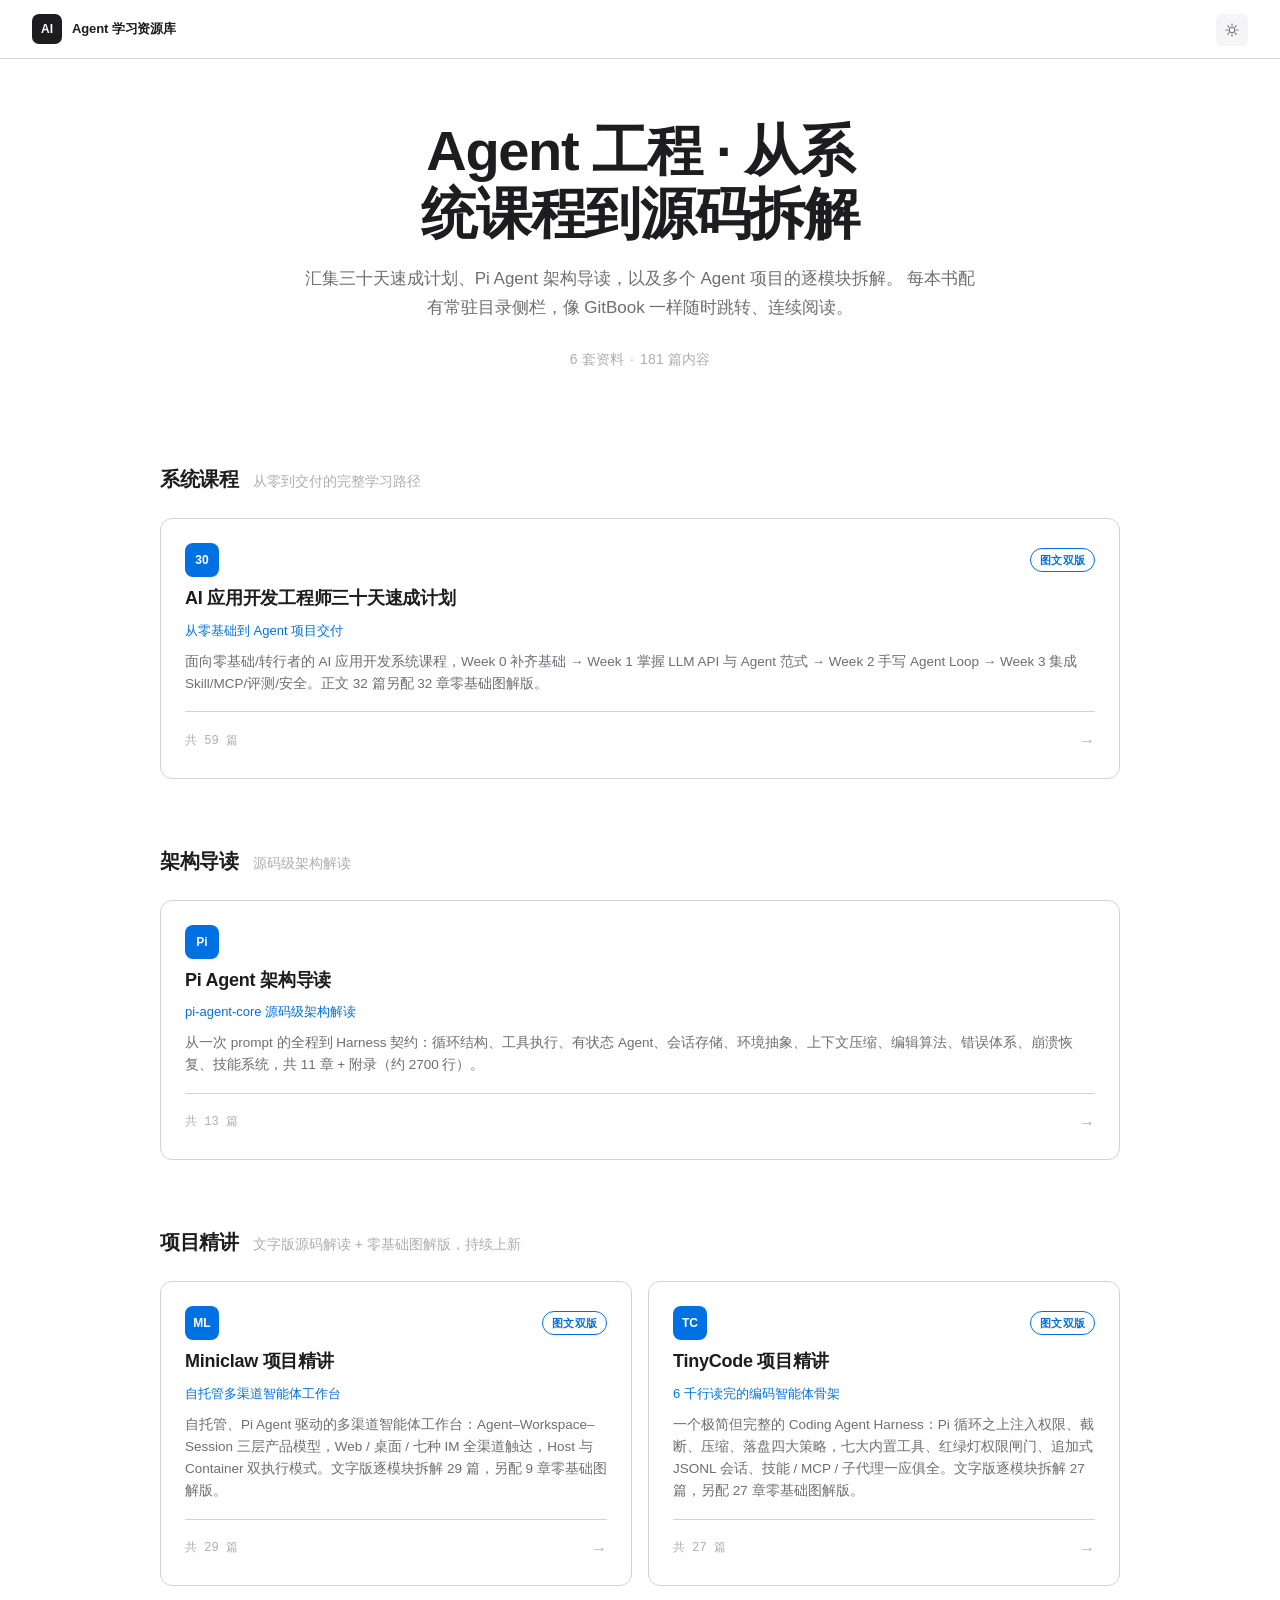
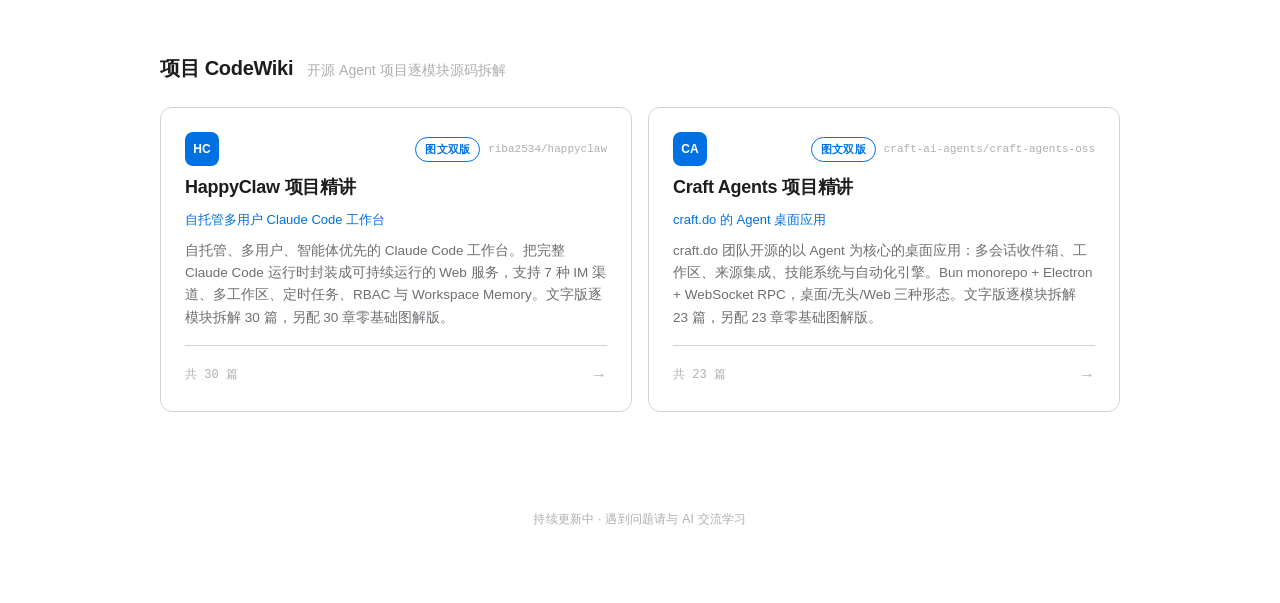
<file: index.html>
<!doctype html>
<html lang="zh-CN">
  <head>
    <meta charset="UTF-8" />
    <meta name="viewport" content="width=device-width, initial-scale=1.0" />
    <meta name="theme-color" content="#ffffff" />
    <title>Agent 学习资源库 · 在线阅读</title>
    <meta
      name="description"
      content="Agent 学习资源库：三十天速成计划、Pi Agent 架构导读，以及 Miniclaw / TinyCode / HappyClaw / Craft Agents 四个 Agent 项目的文字版精讲与零基础图解版，GitBook 式连续阅读。"
    />
    <script>
      (() => {
        let theme;
        try {
          const saved = localStorage.getItem("paid-docs-theme");
          if (saved === "light" || saved === "dark") theme = saved;
        } catch {}
        theme ??= matchMedia("(prefers-color-scheme: dark)").matches
          ? "dark"
          : "light";
        document.documentElement.dataset.theme = theme;
        document.documentElement.style.colorScheme = theme;
        document
          .querySelector('meta[name="theme-color"]')
          .setAttribute("content", theme === "dark" ? "#000000" : "#ffffff");
      })();
    </script>
    <script type="module" crossorigin src="./assets/index-D7nP3xNn.js"></script>
    <link rel="stylesheet" crossorigin href="./assets/index-DMjpeEGO.css">
  </head>
  <body>
    <div id="app"></div>
  </body>
</html>
</file>
<file: assets/index-DMjpeEGO.css>
.hub[data-v-bd93a04b]{position:relative;display:flex;flex-direction:column;align-items:center;padding:120px 24px 72px;max-width:1080px;margin:0 auto}.hero[data-v-bd93a04b]{text-align:center;max-width:680px}.title[data-v-bd93a04b]{font-family:var(--sans);font-size:clamp(34px,5.6vw,56px);font-weight:700;line-height:1.12;letter-spacing:-.024em;text-wrap:balance}.lede[data-v-bd93a04b]{margin-top:20px;font-size:17px;color:var(--ink-soft);line-height:1.7;text-wrap:pretty}.meta[data-v-bd93a04b]{margin-top:24px;font-size:14px;color:var(--ink-faint);letter-spacing:.01em}.meta-dot[data-v-bd93a04b]{margin:0 6px}.sections[data-v-bd93a04b]{margin-top:88px;display:flex;flex-direction:column;gap:64px;width:min(960px,100%)}.cat-head[data-v-bd93a04b]{display:flex;align-items:baseline;gap:14px;margin-bottom:20px}.cat-label[data-v-bd93a04b]{font-size:20px;font-weight:600;letter-spacing:-.015em;color:var(--ink)}.cat-hint[data-v-bd93a04b]{font-size:14px;color:var(--ink-faint)}.cat-grid[data-v-bd93a04b]{display:grid;gap:16px}.grid-1[data-v-bd93a04b]{grid-template-columns:1fr}.grid-2[data-v-bd93a04b]{grid-template-columns:repeat(2,minmax(0,1fr))}.card-side[data-v-bd93a04b]{display:flex;align-items:center;gap:8px;min-width:0}.card-badge[data-v-bd93a04b]{flex:none;font-size:11px;font-weight:600;color:var(--accent);border:1px solid var(--accent);border-radius:999px;padding:1px 9px;letter-spacing:.02em}@media(max-width:760px){.grid-2[data-v-bd93a04b],.grid-3[data-v-bd93a04b]{grid-template-columns:1fr}}.book-card[data-v-bd93a04b]{display:flex;flex-direction:column;gap:8px;padding:24px 24px 22px;border-radius:12px;background:var(--surface-card);border:1px solid var(--line);transition:border-color .2s,transform .2s,box-shadow .2s}.book-card[data-v-bd93a04b]:hover{border-color:var(--control-muted);transform:translateY(-2px);box-shadow:0 4px 20px var(--shadow)}.card-top[data-v-bd93a04b]{display:flex;align-items:center;justify-content:space-between;gap:10px;margin-bottom:2px}.card-mark[data-v-bd93a04b]{flex:none;display:grid;place-items:center;min-width:34px;height:34px;padding:0 6px;border-radius:8px;background:var(--accent);color:#fff;font-size:12px;font-weight:600;letter-spacing:.01em}.card-repo[data-v-bd93a04b]{font-size:11px;font-family:var(--mono);color:var(--ink-faint);overflow:hidden;text-overflow:ellipsis;white-space:nowrap}.card-title[data-v-bd93a04b]{font-size:18px;font-weight:600;line-height:1.3;letter-spacing:-.014em}.card-sub[data-v-bd93a04b]{font-size:13px;color:var(--accent);font-weight:500}.card-desc[data-v-bd93a04b]{font-size:13.5px;color:var(--ink-soft);line-height:1.65;text-wrap:pretty;display:-webkit-box;-webkit-line-clamp:4;-webkit-box-orient:vertical;overflow:hidden}.grid-1 .card-desc[data-v-bd93a04b]{-webkit-line-clamp:3}.card-bottom[data-v-bd93a04b]{display:flex;align-items:center;justify-content:space-between;margin-top:8px;padding-top:14px;border-top:1px solid var(--line)}.card-count[data-v-bd93a04b]{font-size:12px;color:var(--ink-faint);font-family:var(--mono);transition:color .2s}.card-arrow[data-v-bd93a04b]{color:var(--ink-faint);transition:transform .2s,color .2s}.book-card:hover .card-count[data-v-bd93a04b]{color:var(--accent)}.book-card:hover .card-arrow[data-v-bd93a04b]{transform:translate(3px);color:var(--accent)}.colophon[data-v-bd93a04b]{margin-top:96px;font-size:12px;color:var(--ink-faint);letter-spacing:.02em}@media(max-width:760px){.grid-3[data-v-bd93a04b]{grid-template-columns:1fr}}.book-shell[data-v-deb42cb4]{min-height:100vh}.sidebar[data-v-deb42cb4]{position:fixed;top:52px;left:0;bottom:0;z-index:40;width:280px;display:flex;flex-direction:column;background:var(--paper);border-right:1px solid var(--line);overflow-y:auto;scrollbar-width:thin;scrollbar-color:var(--line) transparent}.sidebar[data-v-deb42cb4]::-webkit-scrollbar{width:5px}.sidebar[data-v-deb42cb4]::-webkit-scrollbar-thumb{background:var(--line);border-radius:3px}.sidebar-home[data-v-deb42cb4]{display:flex;align-items:center;gap:4px;padding:16px 20px 4px;font-size:12px;letter-spacing:-.01em;color:var(--ink-faint);transition:color .15s}.sidebar-home[data-v-deb42cb4]:hover{color:var(--accent)}.sidebar-home-chevron[data-v-deb42cb4]{font-size:16px;line-height:1;margin-top:-1px}.sidebar-book[data-v-deb42cb4]{display:flex;flex-direction:column;gap:2px;padding:4px 20px 16px;border-bottom:1px solid var(--line)}.sidebar-book-title[data-v-deb42cb4]{font-size:14px;font-weight:600;color:var(--ink);line-height:1.35;letter-spacing:-.012em}.sidebar-book-sub[data-v-deb42cb4]{font-size:11.5px;color:var(--ink-faint)}.sidebar-nav[data-v-deb42cb4]{padding:10px 12px 64px;display:flex;flex-direction:column;gap:1px}.nav-section[data-v-deb42cb4]{margin:16px 8px 4px;font-size:10.5px;letter-spacing:.18em;text-transform:uppercase;color:var(--ink-faint);font-weight:600}.nav-section[data-v-deb42cb4]:first-child{margin-top:4px}.nav-group.active .group-label[data-v-deb42cb4]{color:var(--ink)}.group-label[data-v-deb42cb4]{display:flex;align-items:center;gap:7px;width:100%;padding:7px 8px;border:none;background:none;border-radius:7px;font-family:inherit;font-size:12.5px;font-weight:600;color:var(--ink-soft);text-align:left;cursor:pointer;transition:background .15s,color .15s}.group-label[data-v-deb42cb4]:hover{background:var(--surface)}.group-label.clickable[data-v-deb42cb4]:hover{color:var(--accent)}.group-label:hover .group-text[data-v-deb42cb4]{color:inherit}.group-caret[data-v-deb42cb4]{flex:none;font-size:9px;color:var(--ink-faint);transition:transform .2s}.group-caret.collapsed[data-v-deb42cb4]{transform:rotate(90deg)}.group-text[data-v-deb42cb4]{flex:1;min-width:0;color:inherit;line-height:1.35}.group-count[data-v-deb42cb4]{flex:none;font-size:10.5px;font-family:var(--mono);color:var(--ink-faint)}.group-items[data-v-deb42cb4]{display:flex;flex-direction:column;gap:0;padding:1px 0 4px}.ch-link[data-v-deb42cb4]{display:flex;align-items:baseline;gap:8px;padding:5px 8px 5px 24px;border-radius:6px;font-size:12.5px;line-height:1.4;color:var(--ink-soft);transition:background .12s,color .12s}.ch-link[data-v-deb42cb4]:hover{background:var(--surface);color:var(--ink)}.ch-link.active[data-v-deb42cb4]{background:var(--accent-soft);color:var(--accent);font-weight:500}.ch-link.active .ch-badge[data-v-deb42cb4]{background:var(--accent);color:#fff}.ch-badge[data-v-deb42cb4]{flex:none;display:grid;place-items:center;min-width:18px;height:16px;padding:0 4px;border-radius:4px;background:var(--surface);color:var(--ink-faint);font-size:9.5px;font-family:var(--mono);font-weight:600;line-height:1;margin-top:1px;transition:background .12s,color .12s}.ch-title[data-v-deb42cb4]{flex:1;min-width:0}.shell-main[data-v-deb42cb4]{margin-left:280px;min-height:calc(100vh - 52px);padding-top:52px}.drawer-toggle[data-v-deb42cb4]{display:none;position:fixed;top:68px;left:16px;z-index:46;width:34px;height:34px;place-items:center;border:1px solid var(--line);border-radius:8px;background:var(--paper);color:var(--ink-soft);cursor:pointer;transition:background .15s,color .15s}.drawer-toggle svg[data-v-deb42cb4]{width:17px;height:17px}.drawer-toggle[data-v-deb42cb4]:hover{background:var(--surface);color:var(--ink)}.drawer-overlay[data-v-deb42cb4]{display:none;position:fixed;top:52px;right:0;bottom:0;left:0;z-index:39;background:#0003}@media(max-width:1023px){.drawer-toggle[data-v-deb42cb4]{display:grid}.drawer-overlay[data-v-deb42cb4]{display:block}.sidebar[data-v-deb42cb4]{transform:translate(-100%);transition:transform .28s cubic-bezier(.23,1,.32,1);box-shadow:0 0 40px var(--shadow)}.sidebar.open[data-v-deb42cb4]{transform:translate(0)}.shell-main[data-v-deb42cb4]{margin-left:0}}.book-home[data-v-5af19c4e]{position:relative;min-height:calc(100vh - 52px);display:flex;flex-direction:column;align-items:center;padding:64px 24px 72px}.hero[data-v-5af19c4e]{text-align:center;max-width:680px;display:flex;flex-direction:column;align-items:center}.kicker[data-v-5af19c4e]{font-size:13px;font-weight:500;color:var(--accent);margin-bottom:16px}.title[data-v-5af19c4e]{font-size:clamp(32px,5vw,48px);font-weight:700;line-height:1.15;letter-spacing:-.022em;text-wrap:balance}.sub[data-v-5af19c4e]{margin-top:10px;font-size:16px;color:var(--ink-soft)}.lede[data-v-5af19c4e]{margin-top:16px;font-size:16px;color:var(--ink-soft);line-height:1.75;text-wrap:pretty}.meta[data-v-5af19c4e]{margin-top:20px;font-size:14px;color:var(--ink-faint);letter-spacing:.01em}.meta-dot[data-v-5af19c4e]{margin:0 6px}.cta[data-v-5af19c4e]{display:inline-flex;align-items:center;gap:6px;margin-top:28px;padding:10px 24px;border-radius:20px;background:var(--accent);color:#fff;font-size:14px;font-weight:500;letter-spacing:-.01em;transition:background .2s,transform .2s}.cta[data-v-5af19c4e]:hover{background:var(--accent-strong);transform:scale(1.02)}.cta-arrow[data-v-5af19c4e]{transition:transform .2s}.cta:hover .cta-arrow[data-v-5af19c4e]{transform:translate(3px)}.week-grid[data-v-5af19c4e]{margin-top:64px;display:grid;grid-template-columns:repeat(2,minmax(0,1fr));gap:14px;width:min(820px,100%)}.guide-card[data-v-5af19c4e]{grid-column:1 / -1;display:flex;align-items:center;gap:14px;padding:18px 24px;border-radius:12px;background:var(--surface-card);border:1px solid var(--line);transition:border-color .2s,transform .2s,box-shadow .2s}.guide-card[data-v-5af19c4e]:hover{border-color:var(--control-muted);transform:translateY(-2px);box-shadow:0 4px 20px var(--shadow)}.guide-badge[data-v-5af19c4e]{flex:none;display:grid;place-items:center;width:38px;height:38px;border-radius:8px;background:var(--accent);color:#fff;font-size:12px;font-weight:600}.guide-meta[data-v-5af19c4e]{flex:1;display:flex;flex-direction:column;min-width:0}.guide-title[data-v-5af19c4e]{font-weight:600;font-size:16px;letter-spacing:-.012em}.guide-badge.tu[data-v-5af19c4e]{background:#d97a06}.guide-card.tu .guide-title[data-v-5af19c4e]{color:#d97a06}.guide-sub[data-v-5af19c4e]{font-size:12.5px;color:var(--ink-faint);margin-top:2px}.guide-arrow[data-v-5af19c4e]{color:var(--ink-faint);transition:transform .2s,color .2s}.guide-card:hover .guide-arrow[data-v-5af19c4e]{transform:translate(3px);color:var(--ink)}.week-card[data-v-5af19c4e]{display:flex;flex-direction:column;gap:10px;padding:22px 24px 20px;border-radius:12px;background:var(--surface-card);border:1px solid var(--line);transition:border-color .2s,transform .2s,box-shadow .2s}.week-card[data-v-5af19c4e]:hover{border-color:var(--control-muted);transform:translateY(-2px);box-shadow:0 4px 20px var(--shadow)}.week-top[data-v-5af19c4e]{display:flex;align-items:baseline;justify-content:space-between;gap:10px}.week-label[data-v-5af19c4e]{font-size:12px;font-weight:600;color:var(--accent);letter-spacing:.02em}.week-days[data-v-5af19c4e]{font-size:11.5px;color:var(--ink-faint)}.week-title[data-v-5af19c4e]{font-size:18px;font-weight:600;line-height:1.3;letter-spacing:-.013em}.week-desc[data-v-5af19c4e]{font-size:13px;color:var(--ink-soft);line-height:1.65;min-height:64px;text-wrap:pretty}.week-bottom[data-v-5af19c4e]{display:flex;align-items:center;justify-content:space-between;margin-top:2px;padding-top:12px;border-top:1px solid var(--line)}.week-count[data-v-5af19c4e]{font-size:12px;color:var(--ink-faint);transition:color .2s}.week-arrow[data-v-5af19c4e]{color:var(--ink-faint);transition:transform .2s,color .2s}.week-card:hover .week-count[data-v-5af19c4e]{color:var(--accent)}.week-card:hover .week-arrow[data-v-5af19c4e]{transform:translate(3px);color:var(--accent)}.group-list[data-v-5af19c4e]{margin-top:56px;display:flex;flex-direction:column;gap:8px;width:min(680px,100%)}.group-section[data-v-5af19c4e]{margin:20px 2px 2px;font-size:11px;letter-spacing:.18em;text-transform:uppercase;color:var(--ink-faint);font-weight:600}.group-section[data-v-5af19c4e]:first-child{margin-top:0}.group-card[data-v-5af19c4e]{display:flex;flex-direction:column;gap:6px;padding:16px 22px;border-radius:10px;background:var(--surface-card);border:1px solid var(--line);transition:border-color .2s,transform .2s,box-shadow .2s}.group-card[data-v-5af19c4e]:hover{border-color:var(--control-muted);transform:translateY(-1px);box-shadow:0 2px 14px var(--shadow)}.group-card-top[data-v-5af19c4e]{display:flex;align-items:baseline;justify-content:space-between;gap:12px}.group-card-label[data-v-5af19c4e]{font-size:15px;font-weight:600;letter-spacing:-.011em}.group-card-count[data-v-5af19c4e]{font-size:11.5px;color:var(--ink-faint);font-family:var(--mono)}.group-card-first[data-v-5af19c4e]{display:flex;align-items:baseline;gap:5px;font-size:13px;color:var(--ink-soft)}.group-card-from[data-v-5af19c4e]{color:var(--ink-faint)}.group-card-title[data-v-5af19c4e]{color:var(--ink);font-weight:500;overflow:hidden;text-overflow:ellipsis;white-space:nowrap}.group-card-arrow[data-v-5af19c4e]{align-self:flex-end;color:var(--ink-faint);transition:transform .2s,color .2s}.group-card:hover .group-card-arrow[data-v-5af19c4e]{transform:translate(3px);color:var(--ink)}.pa-intro[data-v-5af19c4e]{margin-top:56px;max-width:520px;text-align:center;display:flex;flex-direction:column;align-items:center;gap:24px}.pa-intro-text[data-v-5af19c4e]{font-size:15px;color:var(--ink-soft);line-height:1.8}.pa-cta[data-v-5af19c4e]{display:inline-flex;align-items:center;gap:6px;padding:10px 24px;border-radius:20px;background:var(--accent);color:#fff;font-size:14px;font-weight:500;transition:background .2s,transform .2s}.pa-cta[data-v-5af19c4e]:hover{background:var(--accent-strong);transform:scale(1.02)}.mode-grid[data-v-5af19c4e]{margin-top:44px;display:grid;grid-template-columns:1fr 1fr;gap:18px}.mode-card[data-v-5af19c4e]{display:flex;flex-direction:column;gap:10px;padding:26px 26px 22px;border-radius:14px;background:var(--surface-card);border:1px solid var(--line);text-decoration:none;color:inherit;transition:border-color .2s,transform .2s,box-shadow .2s}.mode-card[data-v-5af19c4e]:hover{border-color:var(--accent);transform:translateY(-3px);box-shadow:0 6px 24px var(--shadow)}.mode-badge[data-v-5af19c4e]{align-self:flex-start;font-size:12px;font-weight:700;letter-spacing:.02em;border-radius:999px;padding:3px 12px}.mode-card.tu .mode-badge[data-v-5af19c4e]{color:#d97a06;background:#d97a061a}.mode-card.wen .mode-badge[data-v-5af19c4e]{color:var(--accent);background:color-mix(in srgb,var(--accent) 10%,transparent)}.mode-title[data-v-5af19c4e]{font-size:19px;font-weight:650;letter-spacing:-.01em}.mode-desc[data-v-5af19c4e]{font-size:13.5px;line-height:1.65;color:var(--ink-soft)}.mode-go[data-v-5af19c4e]{margin-top:6px;padding-top:12px;border-top:1px solid var(--line);font-size:13px;color:var(--accent);font-weight:600}@media(max-width:760px){.mode-grid[data-v-5af19c4e]{grid-template-columns:1fr}}.colophon[data-v-5af19c4e]{margin-top:80px;font-size:12px;color:var(--ink-faint);letter-spacing:.02em}@media(max-width:640px){.week-grid[data-v-5af19c4e]{grid-template-columns:1fr}}.week-page[data-v-4a4fb8ff]{position:relative;min-height:calc(100vh - 52px);display:flex;flex-direction:column;align-items:center;padding:48px 24px 72px}.back-link[data-v-4a4fb8ff]{width:min(560px,100%);display:flex;align-items:center;gap:6px;font-size:14px;color:var(--ink-soft);transition:color .2s}.back-link[data-v-4a4fb8ff]:hover{color:var(--accent)}.back-chevron[data-v-4a4fb8ff]{font-size:20px;line-height:1;margin-top:-2px}.week-head[data-v-4a4fb8ff]{text-align:center;max-width:640px}.week-kicker[data-v-4a4fb8ff]{font-size:13px;font-weight:500;color:var(--accent);margin-bottom:14px}.week-title[data-v-4a4fb8ff]{font-size:clamp(32px,4.6vw,44px);font-weight:700;line-height:1.15;letter-spacing:-.022em;text-wrap:balance}.week-desc[data-v-4a4fb8ff]{margin-top:12px;font-size:15px;color:var(--ink-soft);line-height:1.75;text-wrap:pretty}.chapter-list[data-v-4a4fb8ff]{margin-top:52px;display:flex;flex-direction:column;gap:32px;width:min(560px,100%)}.chapter-group[data-v-4a4fb8ff]{display:flex;flex-direction:column;gap:8px}.group-label[data-v-4a4fb8ff]{display:flex;align-items:baseline;gap:10px;margin:0 0 4px;padding:0 4px;font-size:11px;letter-spacing:.2em;text-transform:uppercase;color:var(--ink-faint);font-weight:600}.group-count[data-v-4a4fb8ff]{font-size:10.5px;letter-spacing:.04em;color:var(--ink-faint);opacity:.7;font-family:var(--mono)}.chapter-item[data-v-4a4fb8ff]{display:flex;align-items:center;gap:16px;padding:14px 20px;border-radius:10px;background:var(--surface-card);border:1px solid var(--line);transition:border-color .2s,transform .2s,box-shadow .2s}.chapter-item[data-v-4a4fb8ff]:hover{border-color:var(--control-muted);transform:translateY(-1px);box-shadow:0 2px 16px var(--shadow)}.ch-num[data-v-4a4fb8ff]{flex:none;display:grid;place-items:center;width:38px;height:38px;border-radius:8px;background:var(--surface);font-size:14px;font-weight:600;font-family:var(--mono);color:var(--accent)}.ch-meta[data-v-4a4fb8ff]{flex:1;display:flex;flex-direction:column;min-width:0}.ch-title[data-v-4a4fb8ff]{font-weight:600;font-size:15px;letter-spacing:-.01em}.ch-sub[data-v-4a4fb8ff]{font-size:12.5px;color:var(--ink-faint)}.ch-arrow[data-v-4a4fb8ff]{color:var(--ink-faint);transition:transform .2s,color .2s}.chapter-item:hover .ch-arrow[data-v-4a4fb8ff]{transform:translate(3px);color:var(--ink)}.eli5{--e-blue: #0071e3;--e-green: #1f9d55;--e-orange: #d97a06;--e-purple: #7d4fd0;--e-red: #d9463e;margin:26px 0 8px;padding:20px 22px 18px;background:var(--surface);border:1px solid var(--line);border-radius:16px;animation:e-rise .45s ease both}html[data-theme=dark] .eli5{--e-blue: #3399ff;--e-green: #4cc26e;--e-orange: #f0a04b;--e-purple: #c98dff;--e-red: #f75753}@keyframes e-rise{0%{opacity:0;transform:translateY(10px)}to{opacity:1;transform:none}}.eli5 .e-head{display:flex;align-items:baseline;gap:12px;flex-wrap:wrap;margin-bottom:16px}.eli5 .e-badge{flex:none;font-size:12px;font-weight:700;letter-spacing:.08em;color:var(--accent-strong);background:var(--accent-soft);border:1px solid color-mix(in srgb,var(--accent) 25%,transparent);border-radius:999px;padding:3px 12px}.eli5 .e-analogy{font-size:15.5px;font-weight:600;line-height:1.65;color:var(--minor-heading)}.eli5 .e-block{background:var(--surface-card);border:1px solid var(--line);border-radius:14px;box-shadow:0 1px 3px var(--shadow);padding:16px 18px 18px;margin-bottom:12px}.eli5 .e-block:last-of-type{margin-bottom:0}.eli5 .e-title{display:flex;align-items:center;gap:9px;font-size:15px;font-weight:700;color:var(--ink);line-height:1.4}.eli5 .e-num{flex:none;width:21px;height:21px;display:inline-flex;align-items:center;justify-content:center;font-size:12px;font-weight:700;color:#fff;background:var(--accent);border-radius:50%}.eli5 .e-note{margin:6px 0 0 30px;font-size:13px;color:var(--ink-soft);line-height:1.6}.eli5 .e-steps{display:flex;align-items:stretch;gap:6px;margin-top:14px}.eli5 .e-step{--tone: var(--accent);flex:1 1 0;min-width:0;position:relative;display:flex;flex-direction:column;gap:3px;padding:12px 13px;border:1px solid color-mix(in srgb,var(--tone) 32%,transparent);border-top:3px solid var(--tone);border-radius:11px;background:color-mix(in srgb,var(--tone) 7%,var(--surface-card))}.eli5 .e-dot{position:absolute;top:-11px;left:12px;width:21px;height:21px;display:inline-flex;align-items:center;justify-content:center;font-size:12px;font-weight:700;color:#fff;background:var(--tone);border-radius:50%;box-shadow:0 0 0 2px var(--surface-card)}.eli5 .e-step .e-label{font-size:14px;font-weight:700;color:var(--minor-heading);line-height:1.4}.eli5 .e-step .e-desc{font-size:12.5px;color:var(--ink-soft);line-height:1.55}.eli5 .e-tag{align-self:flex-start;margin-top:3px;font-size:11.5px;font-weight:600;color:var(--tone);background:color-mix(in srgb,var(--tone) 12%,transparent);border-radius:6px;padding:1px 7px}.eli5 .e-arrow{flex:none;align-self:center;width:17px;height:17px;fill:none;stroke:var(--ink-faint);stroke-width:2.4;stroke-linecap:round;stroke-linejoin:round}.eli5 .e-loopback{display:flex;align-items:center;justify-content:center;gap:8px;margin-top:12px;padding:7px 12px;font-size:12.5px;font-weight:600;color:var(--ink-soft);border:1.5px dashed var(--control-border);border-radius:999px;background:var(--surface)}.eli5 .e-loop-glyph{font-size:15px;color:var(--accent);font-weight:700}.eli5 .e-split{display:grid;grid-template-columns:repeat(var(--cols, 2),minmax(0,1fr));gap:12px;margin-top:14px}.eli5 .e-col{--tone: var(--accent);border:1px solid color-mix(in srgb,var(--tone) 30%,transparent);border-radius:11px;overflow:hidden;background:var(--surface-card)}.eli5 .e-col-head{font-size:13.5px;font-weight:700;color:#fff;text-align:center;padding:7px 10px;background:var(--tone)}.eli5 .e-root{--tone: var(--accent);display:flex;align-items:baseline;justify-content:center;flex-wrap:wrap;gap:4px 10px;width:fit-content;max-width:100%;margin:0 auto;padding:9px 20px;border-radius:999px;color:#fff;background:var(--tone);box-shadow:0 1px 4px var(--shadow-strong);text-align:center}.eli5 .e-col-list{list-style:none;padding:11px 13px 12px;display:flex;flex-direction:column;gap:7px}.eli5 .e-col-list li{position:relative;padding-left:15px;font-size:13px;line-height:1.6;color:var(--body-text)}.eli5 .e-col-list li:before{content:"";position:absolute;left:2px;top:.72em;width:6px;height:6px;border-radius:50%;background:color-mix(in srgb,var(--tone) 70%,transparent)}.eli5 .e-layers{display:flex;flex-direction:column;gap:8px;margin-top:14px}.eli5 .e-layer{--tone: var(--accent);display:flex;align-items:center;gap:10px;padding:10px 14px;border-left:4px solid var(--tone);border-radius:0 11px 11px 0;background:color-mix(in srgb,var(--tone) 8%,var(--surface-card))}.eli5 .e-layer-idx{flex:none;width:19px;height:19px;display:inline-flex;align-items:center;justify-content:center;font-size:11px;font-weight:700;color:var(--tone);border:1.5px solid var(--tone);border-radius:50%}.eli5 .e-layer .e-label{flex:none;font-size:13.5px;font-weight:700;color:var(--minor-heading)}.eli5 .e-layer .e-desc{font-size:12.5px;color:var(--ink-soft);line-height:1.55}.eli5 .e-tree{margin-top:14px}.eli5 .e-root .e-label{font-size:14px;font-weight:700}.eli5 .e-root .e-desc{font-size:12px;opacity:.85}.eli5 .e-kids{list-style:none;margin:0;padding:14px 0 0;display:grid;grid-template-columns:repeat(auto-fit,minmax(150px,1fr));gap:10px;position:relative}.eli5 .e-kids:before{content:"";position:absolute;top:0;left:50%;width:2px;height:14px;background:var(--line)}.eli5 .e-node{--tone: var(--accent);height:100%;display:flex;flex-direction:column;gap:2px;padding:10px 12px;border:1px solid color-mix(in srgb,var(--tone) 32%,transparent);border-radius:10px;background:color-mix(in srgb,var(--tone) 6%,var(--surface-card))}.eli5 .e-node:before{content:"";position:absolute;top:-14px;left:50%;width:2px;height:14px;background:var(--line)}.eli5 .e-node{position:relative}.eli5 .e-node .e-label{font-size:13.5px;font-weight:700;color:var(--minor-heading)}.eli5 .e-grandkids{list-style:none;margin:7px 0 0;padding:7px 0 0;border-top:1px dashed var(--control-border);display:flex;flex-direction:column;gap:4px}.eli5 .e-grandkids li{font-size:12.5px;line-height:1.55;color:var(--body-text)}.eli5 .e-glabel{font-weight:600;color:var(--minor-heading)}.eli5 .e-desc{font-size:12.5px;color:var(--ink-soft);line-height:1.55}.eli5 .e-takeaway{display:flex;align-items:baseline;gap:12px;margin-top:14px;padding:13px 16px;border-radius:12px;background:var(--accent-soft);border:1px solid color-mix(in srgb,var(--accent) 22%,transparent)}.eli5 .e-take-chip{flex:none;font-size:12px;font-weight:700;letter-spacing:.06em;color:var(--accent-strong)}.eli5 .e-take-text{font-size:14.5px;font-weight:600;line-height:1.65;color:var(--minor-heading)}@media(max-width:720px){.eli5{padding:16px 14px}.eli5 .e-steps{flex-direction:column}.eli5 .e-arrow{align-self:center;transform:rotate(90deg)}.eli5 .e-split,.eli5 .e-kids{grid-template-columns:1fr}.eli5 .e-kids:before,.eli5 .e-node:before{display:none}}.eli5 .t-a{--tone: var(--e-blue)}.eli5 .t-b{--tone: var(--e-green)}.eli5 .t-c{--tone: var(--e-orange)}.eli5 .t-d{--tone: var(--e-purple)}.eli5 .t-warn{--tone: var(--e-red)}.eli5 .t-muted{--tone: var(--ink-soft)}.chapter[data-v-bb2ffc10]{position:relative;min-height:calc(100vh - 64px)}.chapter-grid[data-v-bb2ffc10]{display:grid;grid-template-columns:minmax(0,720px) 220px;gap:56px;justify-content:center;padding:0 24px}.chapter-col[data-v-bb2ffc10]{min-width:0}.chapter-body[data-v-bb2ffc10]{max-width:none;margin:0;padding:40px 0 120px}.chapter-head[data-v-bb2ffc10]{padding:48px 0 0}.chapter-back[data-v-bb2ffc10]{display:inline-flex;align-items:center;gap:6px;font-size:13px;color:var(--ink-soft);transition:color .2s}.chapter-back[data-v-bb2ffc10]:hover{color:var(--accent)}.back-chevron[data-v-bb2ffc10]{font-size:18px;line-height:1;margin-top:-2px}.chapter-kicker[data-v-bb2ffc10]{display:flex;align-items:center;gap:10px;font-size:13px;color:var(--accent);font-weight:500;margin-bottom:14px}.chapter-kicker>span[data-v-bb2ffc10]:first-child{overflow:hidden;text-overflow:ellipsis;white-space:nowrap}.level-chip[data-v-bb2ffc10]{flex:none;padding:2px 8px;border-radius:4px;background:var(--accent-soft);color:var(--accent);font-size:10.5px;font-weight:500;letter-spacing:.02em}.chapter-title[data-v-bb2ffc10]{font-size:clamp(28px,4.6vw,42px);line-height:1.15;margin:0;font-weight:700;letter-spacing:-.022em;text-wrap:balance}.chapter-sub[data-v-bb2ffc10]{margin-top:8px;color:var(--ink-soft);font-size:15px}.chapter-loading[data-v-bb2ffc10]{display:flex;gap:8px;justify-content:center;padding:120px 0}.loading-dot[data-v-bb2ffc10]{width:8px;height:8px;border-radius:50%;background:var(--accent);opacity:.5;animation:loading-pulse-bb2ffc10 1.2s ease-in-out infinite}.loading-dot[data-v-bb2ffc10]:nth-child(2){animation-delay:.18s}.loading-dot[data-v-bb2ffc10]:nth-child(3){animation-delay:.36s}@keyframes loading-pulse-bb2ffc10{0%,to{opacity:.25;transform:scale(.8)}50%{opacity:1;transform:scale(1)}}.chapter-nav[data-v-bb2ffc10]{padding:28px 0 96px;border-top:1px solid var(--line);display:flex;justify-content:space-between;gap:24px}.chapter-nav-link[data-v-bb2ffc10]{display:flex;align-items:center;gap:12px;text-decoration:none;color:var(--ink);transition:opacity .2s}.chapter-nav-link.next[data-v-bb2ffc10]{margin-left:auto;text-align:right}.chapter-nav-link[data-v-bb2ffc10]:hover{opacity:.65}.nav-circle[data-v-bb2ffc10]{flex:none;width:30px;height:30px;display:grid;place-items:center;border:1px solid var(--line);border-radius:8px;font-size:13px;line-height:1;color:var(--ink-soft);transition:border-color .2s,color .2s}.chapter-nav-link:hover .nav-circle[data-v-bb2ffc10]{border-color:var(--ink-faint);color:var(--ink)}.nav-kicker[data-v-bb2ffc10]{display:block;font-size:11px;color:var(--ink-faint)}.nav-title[data-v-bb2ffc10]{display:block;margin-top:4px;font-size:16px;font-weight:600;color:var(--ink);letter-spacing:-.01em;transition:color .2s}.chapter-nav-link:hover .nav-title[data-v-bb2ffc10]{color:var(--ink-soft)}.dial[data-v-bb2ffc10]{position:fixed;right:28px;bottom:28px;z-index:60;width:54px;height:54px;display:grid;place-items:center;background:var(--paper);border:1px solid var(--line);border-radius:50%;transition:border-color .2s}.dial[data-v-bb2ffc10]:hover{border-color:var(--control-muted)}.dial-svg[data-v-bb2ffc10]{position:absolute;top:0;right:0;bottom:0;left:0;transform:rotate(-90deg)}.dial-bg[data-v-bb2ffc10]{fill:none;stroke:var(--line);stroke-width:2}.dial-arc[data-v-bb2ffc10]{fill:none;stroke:var(--accent);stroke-width:2;stroke-linecap:round;stroke-dasharray:144.5;transition:stroke-dashoffset .15s linear}.dial-num[data-v-bb2ffc10]{font-size:15px;font-weight:600;color:var(--ink)}.toc-rail[data-v-bb2ffc10]{position:sticky;top:88px;align-self:start;max-height:calc(100vh - 120px);overflow-y:auto;padding:4px 2px 4px 10px;font-size:13px;line-height:1.5;scrollbar-width:thin;scrollbar-color:transparent transparent}.toc-rail[data-v-bb2ffc10]:hover{scrollbar-color:var(--line) transparent}.toc-rail[data-v-bb2ffc10]::-webkit-scrollbar{width:4px}.toc-rail[data-v-bb2ffc10]::-webkit-scrollbar-thumb{background:transparent;border-radius:2px}.toc-rail[data-v-bb2ffc10]:hover::-webkit-scrollbar-thumb{background:var(--line)}.toc-rail-title[data-v-bb2ffc10]{font-size:11px;letter-spacing:.3em;color:var(--ink-faint);margin:0 0 14px 2px}.toc-link[data-v-bb2ffc10]{display:flex;align-items:flex-start;gap:10px;padding:5px 0;color:var(--ink-faint);transition:color .2s}.toc-link[data-v-bb2ffc10]:hover{color:var(--ink)}.toc-link.active[data-v-bb2ffc10]{color:var(--accent)}.toc-link.h3[data-v-bb2ffc10]{padding-left:20px}.toc-link.h4[data-v-bb2ffc10]{padding-left:40px}.toc-marker[data-v-bb2ffc10]{flex:none;width:10px;height:10px;margin-top:5px;border-radius:3px;background:currentColor}.toc-link.active .toc-marker[data-v-bb2ffc10]{background:var(--accent)}.toc-text[data-v-bb2ffc10]{min-width:0}@media(max-width:1280px){.toc-rail[data-v-bb2ffc10]{display:none}.chapter-grid[data-v-bb2ffc10]{grid-template-columns:minmax(0,720px)}}.not-found[data-v-bb2ffc10]{text-align:center;padding:120px 24px;color:var(--ink-soft)}.back-link[data-v-bb2ffc10]{display:inline-block;margin-top:20px;color:var(--accent);font-size:14px}.back-link[data-v-bb2ffc10]:hover{text-decoration:underline}.eli5-view[data-v-2b8e7d45]{max-width:1080px;margin:0 auto;padding:108px 24px 72px;display:flex;flex-direction:column}.topbar[data-v-2b8e7d45]{display:flex;align-items:center;gap:16px;font-size:13.5px}.back[data-v-2b8e7d45]{color:var(--ink-soft);text-decoration:none;transition:color .2s}.back[data-v-2b8e7d45]:hover{color:var(--accent)}.pos[data-v-2b8e7d45]{color:var(--ink-faint);font-family:var(--mono);font-size:12px}.pager[data-v-2b8e7d45]{margin-left:auto;display:flex;gap:8px}.pg[data-v-2b8e7d45]{border:1px solid var(--line);border-radius:999px;padding:4px 14px;color:var(--ink-soft);text-decoration:none;transition:border-color .2s,color .2s}.pg[data-v-2b8e7d45]:hover{border-color:var(--accent);color:var(--accent)}.pg.off[data-v-2b8e7d45]{opacity:.4;pointer-events:none}.head[data-v-2b8e7d45]{text-align:center;margin-top:40px}.ht[data-v-2b8e7d45]{font-family:var(--sans);font-size:clamp(26px,3.6vw,38px);font-weight:700;letter-spacing:-.02em}.hd[data-v-2b8e7d45]{margin-top:10px;color:var(--ink-soft);font-size:15.5px}.frame-wrap[data-v-2b8e7d45]{position:relative;margin-top:32px;border-radius:16px;overflow:hidden;border:1px solid var(--line);background:#fff;box-shadow:0 6px 28px var(--shadow)}.loading[data-v-2b8e7d45]{display:grid;place-items:center;height:60vh;color:var(--ink-faint);font-size:14px}.frame[data-v-2b8e7d45]{display:block;width:100%;border:0;background:#fff}.foot-nav[data-v-2b8e7d45]{margin-top:24px;display:grid;grid-template-columns:1fr 1fr;gap:16px}.fn-card[data-v-2b8e7d45]{border:1px solid var(--line);border-radius:12px;padding:16px 18px;text-decoration:none;color:inherit;transition:border-color .2s,transform .2s}.fn-card[data-v-2b8e7d45]:hover{border-color:var(--accent);transform:translateY(-2px)}.fn-card.right[data-v-2b8e7d45]{text-align:right}.fn-label[data-v-2b8e7d45]{display:block;font-size:12px;color:var(--ink-faint)}.fn-title[data-v-2b8e7d45]{display:block;margin-top:4px;font-weight:600;font-size:15px;color:var(--accent)}.fn-card.ghost[data-v-2b8e7d45]{visibility:hidden}@media(max-width:760px){.topbar[data-v-2b8e7d45]{flex-wrap:wrap;gap:10px}.pos[data-v-2b8e7d45]{order:3}.foot-nav[data-v-2b8e7d45]{grid-template-columns:1fr}.fn-card.right[data-v-2b8e7d45]{text-align:left}}:root{--ink: #1d1d1f;--ink-soft: #6e6e73;--ink-faint: #aeaeb2;--paper: #ffffff;--line: #d2d2d7;--accent: #0071e3;--accent-strong: #0066cc;--accent-soft: rgba(0, 113, 227, .08);--body-text: #424245;--minor-heading: #2d2d2f;--inline-code: #0071e3;--code-surface: #f5f5f7;--code-text: #1d1d1f;--surface: #f5f5f7;--surface-card: #ffffff;--control-border: #d2d2d7;--control-muted: #aeaeb2;--toc-marker: #aeaeb2;--shadow: rgba(0, 0, 0, .04);--shadow-strong: rgba(0, 0, 0, .08);--syntax-comment: #aeaeb2;--syntax-keyword: #d9463e;--syntax-string: #33854a;--syntax-number: #b06a20;--syntax-title: #1d1d1f;--syntax-type: #6a4b8e;--syntax-variable: #4d4d50;color-scheme:light;--mono: "SF Mono", ui-monospace, "JetBrains Mono", Menlo, Consolas, monospace;--sans: -apple-system, BlinkMacSystemFont, "SF Pro Display", "SF Pro Text", "PingFang SC", "Hiragino Sans GB", "Microsoft YaHei", "Noto Sans SC", sans-serif;--radius: 10px}:root[data-theme=dark]{--ink: #f5f5f7;--ink-soft: #98989d;--ink-faint: #6e6e73;--paper: #000000;--line: #38383a;--accent: #3399ff;--accent-strong: #5aafff;--accent-soft: rgba(51, 153, 255, .12);--body-text: #ceced2;--minor-heading: #e0e0e5;--inline-code: #3399ff;--code-surface: #1c1c1e;--code-text: #f5f5f7;--surface: #1c1c1e;--surface-card: #1c1c1e;--control-border: #38383a;--control-muted: #6e6e73;--toc-marker: #6e6e73;--shadow: rgba(0, 0, 0, .3);--shadow-strong: rgba(0, 0, 0, .45);--syntax-comment: #6e6e73;--syntax-keyword: #f75753;--syntax-string: #6ad47c;--syntax-number: #e8a54a;--syntax-title: #f5f5f7;--syntax-type: #c98dff;--syntax-variable: #b0b0b8;color-scheme:dark}*{margin:0;padding:0;box-sizing:border-box}html{scroll-behavior:smooth}body{background:var(--paper);color:var(--ink);font-family:var(--sans);font-size:16px;line-height:1.85;-webkit-font-smoothing:antialiased;transition:background-color .25s ease,color .25s ease}::selection{background:var(--accent);color:#fff}a{color:inherit;text-decoration:none}.topbar{position:fixed;inset:0 0 auto 0;z-index:50;display:flex;align-items:center;justify-content:space-between;padding:14px 32px;pointer-events:none;background:var(--paper);border-bottom:1px solid var(--line);background:color-mix(in srgb,var(--paper) 88%,transparent);backdrop-filter:saturate(1.8) blur(20px);-webkit-backdrop-filter:saturate(1.8) blur(20px)}.topbar>*{pointer-events:auto}.brand{display:flex;align-items:center;gap:10px;font-size:13px;font-weight:600;letter-spacing:-.01em;color:var(--ink)}.brand-mark{display:grid;place-items:center;width:30px;height:30px;border-radius:7px;background:var(--ink);color:#fff;font-family:var(--sans);font-size:12px;font-weight:600;letter-spacing:0}.theme-toggle{position:fixed;top:14px;right:32px;z-index:80;display:grid;place-items:center;width:32px;height:32px;padding:0;border:none;border-radius:7px;background:var(--surface);color:var(--ink-soft);cursor:pointer;transition:background .2s,color .2s}.theme-toggle:hover{background:var(--line);color:var(--ink)}.theme-icon{width:16px;height:16px}.chapter-body{max-width:720px;margin:0 auto;padding:40px 24px 120px}.chapter-body h1{font-family:var(--sans);font-size:38px;font-weight:700;line-height:1.2;margin:0 0 48px;letter-spacing:-.022em}.chapter-body h2{display:flex;align-items:center;gap:14px;font-size:26px;font-weight:600;margin:72px 0 20px;padding-bottom:12px;letter-spacing:-.018em;border-bottom:1px solid var(--line);scroll-margin-top:72px}.chapter-body h2:first-of-type{margin-top:48px}.head-anchor{flex:none;cursor:pointer;width:8px;height:8px;border-radius:2px;background:var(--accent);opacity:0;transition:opacity .2s,transform .2s}.chapter-body h2:hover .head-anchor,.chapter-body h3:hover .head-anchor,.chapter-body h4:hover .head-anchor{opacity:1}.chapter-body h2 .head-anchor{width:10px;height:10px;border-radius:3px}.chapter-body h3{display:flex;align-items:center;gap:10px;font-size:19px;font-weight:600;margin:48px 0 14px;letter-spacing:-.014em;scroll-margin-top:72px}.chapter-body h3 .head-anchor{border-radius:50%;width:7px;height:7px}.chapter-body h4{display:flex;align-items:center;gap:8px;font-size:16px;font-weight:600;margin:36px 0 10px;color:var(--minor-heading);scroll-margin-top:72px}.chapter-body h4 .head-anchor{width:6px;height:6px;border-radius:2px}.chapter-body p{margin:16px 0;color:var(--body-text);text-wrap:pretty}.chapter-body strong{font-weight:600}.chapter-body code{font-family:var(--mono);font-size:.85em;background:var(--accent-soft);border-radius:4px;padding:.1em .4em;color:var(--inline-code);word-break:break-word}.chapter-body pre{position:relative;z-index:0;margin:24px 0;padding:20px 22px;background:var(--code-surface);border:1px solid var(--line);border-radius:10px;overflow-x:auto;font-size:13px;line-height:1.7;transition:box-shadow .25s ease}.chapter-body pre.expanded{z-index:20;max-width:calc(100vw - 96px);box-shadow:0 4px 24px var(--shadow-strong)}.chapter-body pre code{background:none;padding:0;color:var(--code-text);font-size:inherit}.chapter-body pre.lined{display:flex;align-items:stretch;padding-left:0}.chapter-body pre.lined>code{flex:1 1 0;min-width:0;padding-left:16px}.chapter-body .line-numbers{flex:none;position:sticky;left:0;z-index:1;padding:0 12px 0 20px;text-align:right;color:var(--ink-faint);background:var(--code-surface);-webkit-user-select:none;user-select:none;pointer-events:none;font-family:var(--mono);font-size:13px;line-height:1.7;white-space:pre;border-right:1px solid var(--line)}pre .hljs-comment,pre .hljs-quote{color:var(--syntax-comment);font-style:italic}pre .hljs-keyword,pre .hljs-selector-tag,pre .hljs-literal{color:var(--syntax-keyword)}pre .hljs-string,pre .hljs-regexp{color:var(--syntax-string)}pre .hljs-number,pre .hljs-symbol{color:var(--syntax-number)}pre .hljs-title,pre .hljs-title.function_{color:var(--syntax-title)}pre .hljs-title.class_,pre .hljs-type,pre .hljs-built_in{color:var(--syntax-type)}pre .hljs-attr,pre .hljs-attribute,pre .hljs-variable,pre .hljs-template-variable,pre .hljs-params{color:var(--syntax-variable)}.chapter-body blockquote{margin:28px 0;padding:2px 0 2px 20px;border-left:3px solid var(--accent);color:var(--ink-soft);font-size:15px}.chapter-body blockquote p{color:var(--ink-soft)}.chapter-body blockquote>:first-child{margin-top:0}.chapter-body blockquote>:last-child{margin-bottom:0}.chapter-body blockquote strong{color:var(--ink)}.chapter-body ul,.chapter-body ol{margin:16px 0 16px 24px}.chapter-body li{margin:8px 0}.chapter-body li::marker{color:var(--accent)}.chapter-body hr{border:none;height:1px;background:var(--line);margin:48px 0}.chapter-body table{width:100%;border-collapse:collapse;margin:24px 0;font-size:14px}.chapter-body th,.chapter-body td{padding:10px 14px;border:1px solid var(--line);text-align:left}.chapter-body th{background:var(--code-surface);font-weight:600}.chapter-body img{max-width:100%;border-radius:10px;margin:24px 0}.chapter-body .mermaid-render{margin:24px 0;padding:18px;background:var(--code-surface);border:1px solid var(--line);border-radius:10px;text-align:center;overflow-x:auto}.chapter-body .mermaid-render svg{max-width:100%;height:auto}.chapter-body .mermaid-render.mermaid-failed{text-align:left}.chapter-body .mermaid-render.mermaid-failed pre{margin:0;background:none;border:none;padding:0}.chapter-body a.src-cite{color:var(--ink-faint);text-decoration:none;font-family:var(--mono);font-size:.85em;background:none}.chapter-body a.src-cite[href]:not([href=""]){cursor:pointer;transition:color .2s}.chapter-body a.src-cite[href]:not([href=""]):hover{color:var(--accent);text-decoration:underline}@keyframes rise{0%{opacity:0;transform:translateY(16px)}to{opacity:1;transform:translateY(0)}}.rise{animation:rise .5s cubic-bezier(.22,.61,.36,1) both}a:focus-visible,button:focus-visible,[tabindex]:focus-visible{outline:2.5px solid var(--accent);outline-offset:2px;border-radius:4px}.sr-only{position:absolute;width:1px;height:1px;padding:0;margin:-1px;overflow:hidden;clip:rect(0,0,0,0);white-space:nowrap;border:0}.chapter-item:focus-visible,.book-card:focus-visible,.week-card:focus-visible,.group-card:focus-visible,.guide-card:focus-visible,.ch-link:focus-visible,.dial:focus-visible,.theme-toggle:focus-visible,.drawer-toggle:focus-visible{outline-offset:3px}@media(prefers-reduced-motion:reduce){*,*:before,*:after{animation-duration:.001ms!important;animation-iteration-count:1!important;transition-duration:.001ms!important;scroll-behavior:auto!important}.rise{animation:none}}
</file>
